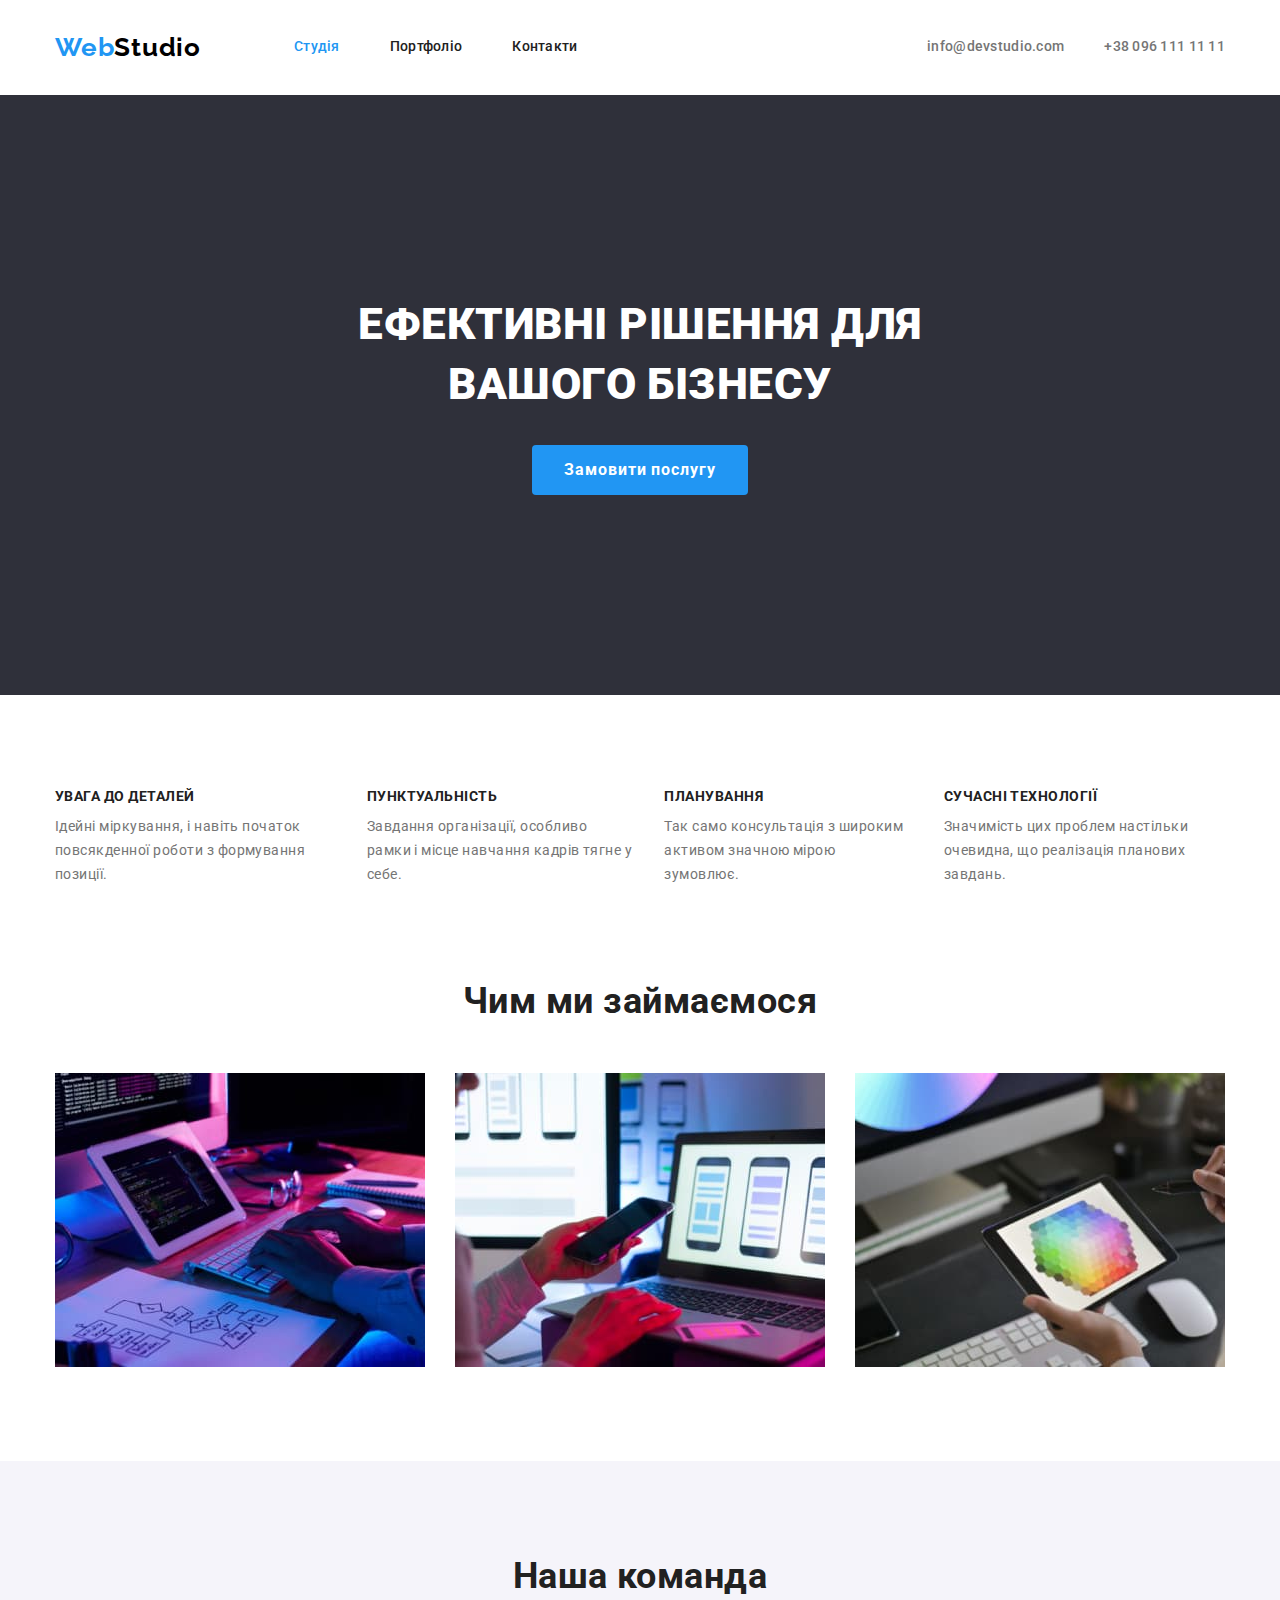
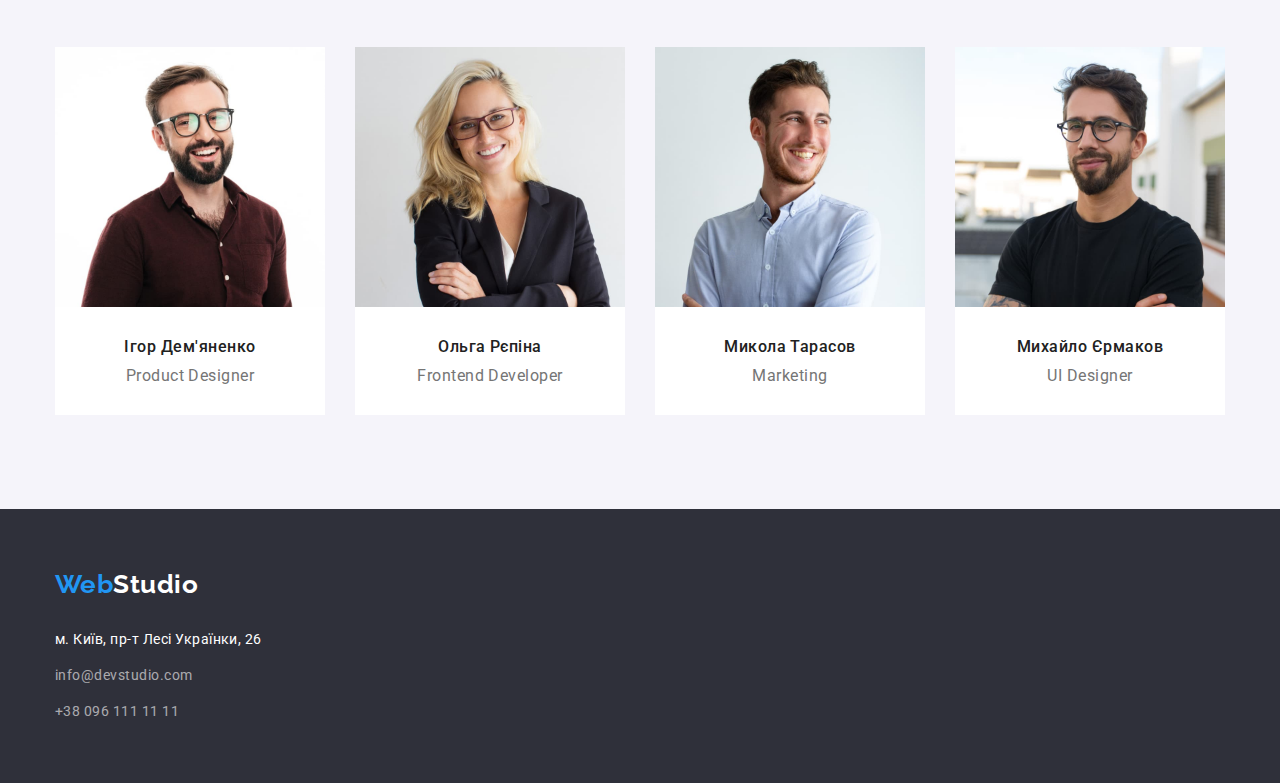
<file: index.html>
<!DOCTYPE html>
<html lang="uk">
  <head>
    <meta charset="UTF-8" />
    <meta http-equiv="X-UA-Compatible" content="IE=edge" />
    <meta name="viewport" content="width=device-width, initial-scale=1.0" />
    <title>Document</title>
    <link
      href="https://fonts.googleapis.com/css2?family=Raleway:wght@700&family=Roboto:wght@400;500;700;900&display=swap"
      rel="stylesheet"
    />
    <link
      rel="stylesheet"
      href="https://cdnjs.cloudflare.com/ajax/libs/modern-normalize/1.1.0/modern-normalize.min.css"
    />
    <link rel="stylesheet" href="./сss/styles.css" />
  </head>
  <body class="page">
    <header>
      <div class="container header">
        <nav class="nav">
          <a href="#" lang="en" class="firspart-logo increase"
            >Web<span class="secondpart-logo">Studio</span></a
          >

          <ul class="site-nav">
            <li class="link-nav">
              <a href="#" class="link current increase">Студія</a>
            </li>
            <li class="link-nav">
              <a href="./portfolio.html" class="link increase">Портфоліо</a>
            </li>
            <li class="link-nav">
              <a href="#" class="link increase">Контакти</a>
            </li>
          </ul>
        </nav>
        <ul class="site-info">
          <li class="item">
            <a href="mailto:info@devstudio.com" class="link increase"
              >info@devstudio.com</a
            >
          </li>
          <li class="item">
            <a href="tel:+380961111111" class="link increase"
              >+38 096 111 11 11</a
            >
          </li>
        </ul>
      </div>
    </header>

    <main>
      <section class="section hero">
        <div class="container">
          <h1 class="hero-title">Ефективні рішення для <br />вашого бізнесу</h1>
          <button type="button" class="button">Замовити послугу</button>
        </div>
      </section>

      <section class="section info-add">
        <div class="container">
          <h2 class="section-title hidden">Iнформація</h2>
          <ul class="list feature">
            <li class="feature-text">
              <h3 class="sub-title">УВАГА ДО ДЕТАЛЕЙ</h3>
              <p class="sub-info feature">
                Ідейні міркування, і навіть початок повсякденної роботи з
                формування позиції.
              </p>
            </li>
            <li class="feature-text">
              <h3 class="sub-title">ПУНКТУАЛЬНІСТЬ</h3>
              <p class="sub-info feature">
                Завдання організації, особливо рамки і місце навчання кадрів
                тягне у себе.
              </p>
            </li>
            <li class="feature-text">
              <h3 class="sub-title">ПЛАНУВАННЯ</h3>
              <p class="sub-info feature">
                Так само консультація з широким активом значною мірою зумовлює.
              </p>
            </li>
            <li class="feature-text">
              <h3 class="sub-title">СУЧАСНІ ТЕХНОЛОГІЇ</h3>
              <p class="sub-info feature">
                Значимість цих проблем настільки очевидна, що реалізація
                планових завдань.
              </p>
            </li>
          </ul>
        </div>
      </section>
      <section class="section">
        <div class="container">
          <h2 class="section-title">Чим ми займаємося</h2>
          <ul class="list wwd">
            <li class="item">
              <a href="#" target="_blank" class="link-image">
                <img src="./images/img.jpg" alt="Десктопні додатки" width="370"
              /></a>
            </li>
            <li class="item">
              <a href="#" target="_blank">
                <img src="./images/img2.jpg" alt="Мобільні додатки" width="370"
              /></a>
            </li>
            <li class="item">
              <a href="#" target="_blank">
                <img
                  src="./images/img3.jpg"
                  alt="Дизайнерські рішення"
                  width="370"
              /></a>
            </li>
          </ul>
        </div>
      </section>
      <section class="section team">
        <div class="container">
          <h2 class="section-team-title">Наша команда</h2>
          <ul class="list-team">
            <li class="card">
              <img src="./images/img4.jpg" alt="Ігор Дем'яненко" width="270" />
              <h3 class="sub-title">Ігор Дем'яненко</h3>
              <p class="sub-text">Product Designer</p>
            </li>
            <li class="card">
              <img src="./images/img5.jpg" alt="Ольга Рєпіна" width="270" />
              <h3 class="sub-title">Ольга Рєпіна</h3>
              <p class="sub-text">Frontend Developer</p>
            </li>
            <li class="card">
              <img src="./images/img6.jpg" alt="Микола Тарасов" width="270" />
              <h3 class="sub-title">Микола Тарасов</h3>
              <p class="sub-text">Marketing</p>
            </li>
            <li class="card">
              <img src="./images/img7.jpg" alt="Михайло Єрмаков" width="270" />
              <h3 class="sub-title">Михайло Єрмаков</h3>
              <p class="sub-text">UI Designer</p>
            </li>
          </ul>
        </div>
      </section>
    </main>

    <footer class="footer">
      <div class="container">
        <a href="#" lang="en" class="footer-firspart-logo">
          Web<span class="footer-secondpart-logo">Studio</span>
        </a>
        <address class="address">
          <ul class="list">
            <li>
              <p class="list-address">м. Київ, пр-т Лесі Українки, 26</p>
            </li>
            <li>
              <a href="mailto:info@devstudio.com" class="list-email"
                >info@devstudio.com</a
              >
            </li>
            <li>
              <a href="tel:+30961111111" class="list-tel">+38 096 111 11 11</a>
            </li>
          </ul>
        </address>
      </div>
    </footer>
  </body>
</html>
</file>
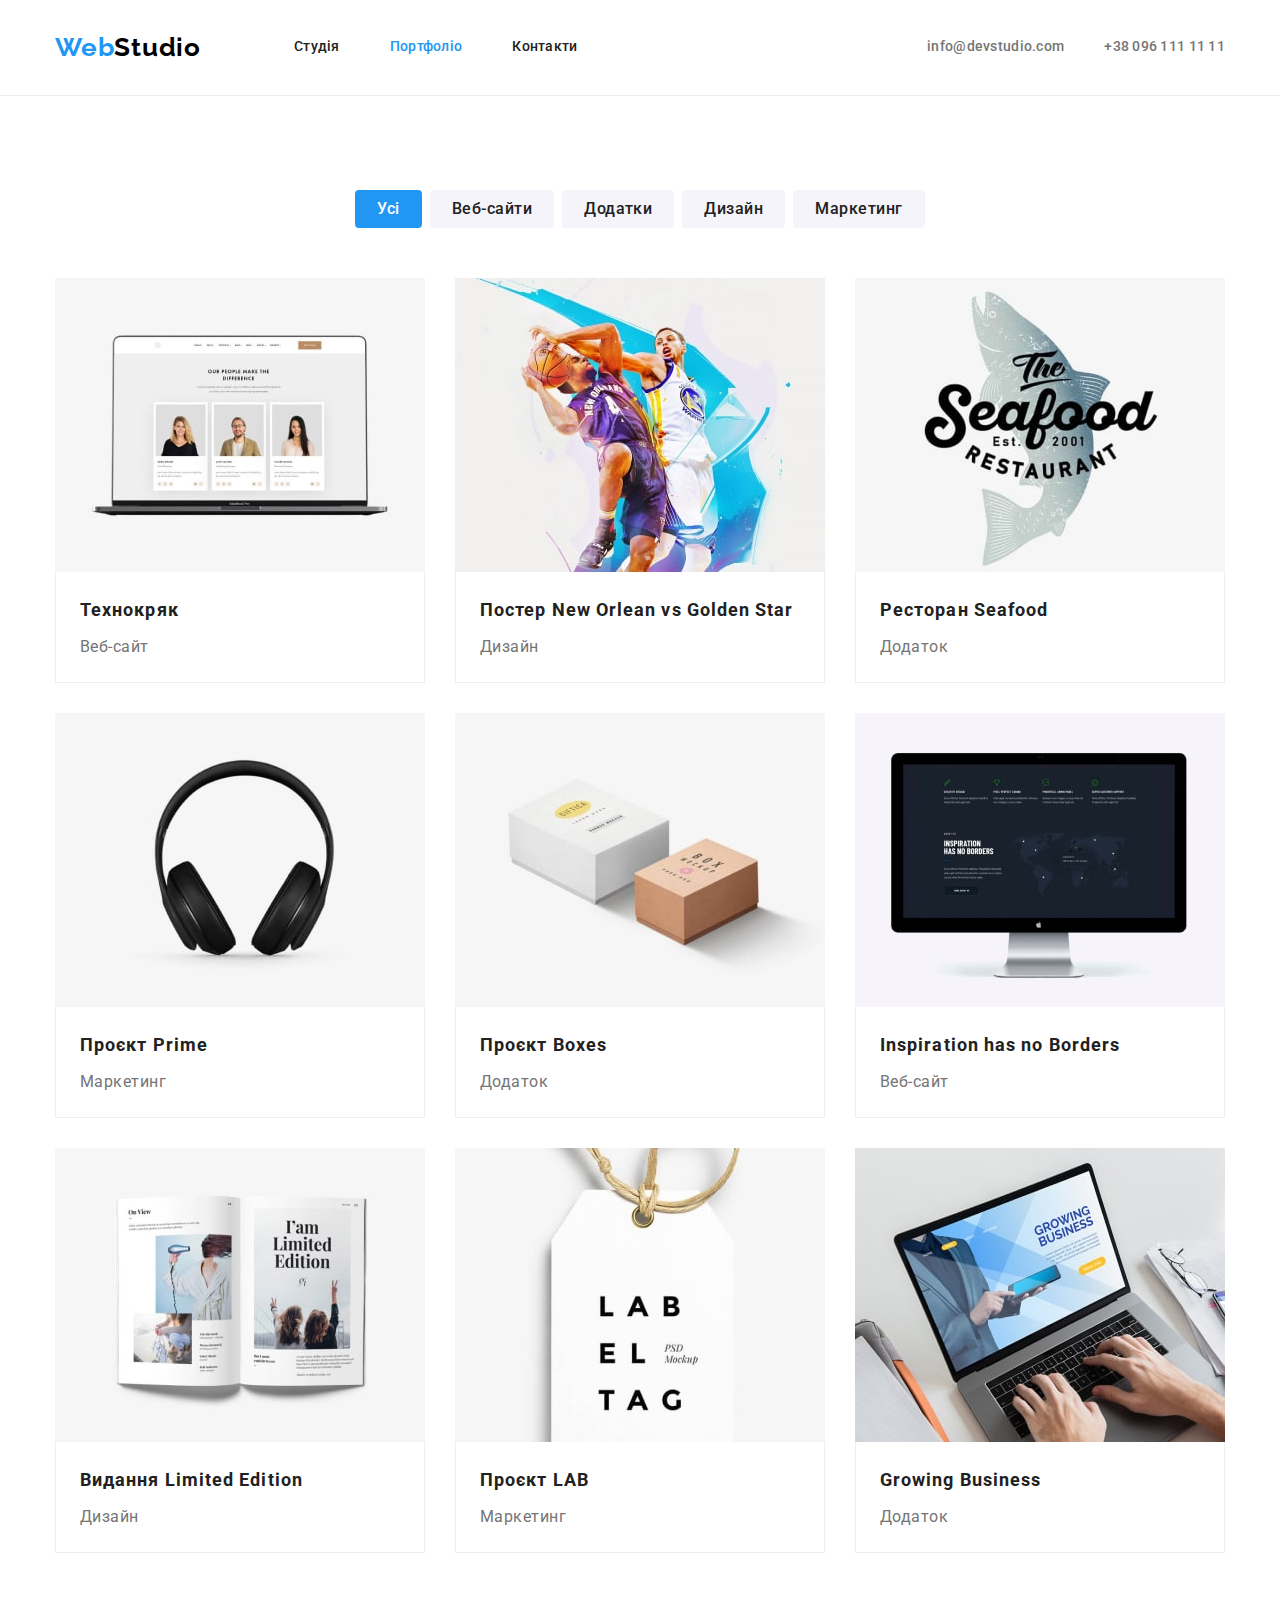
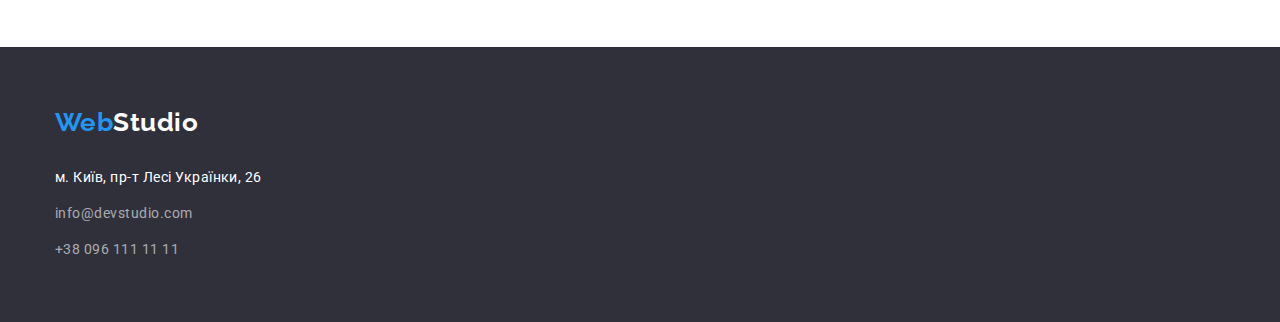
<file: portfolio.html>
<!DOCTYPE html>
<html lang="uk">
  <head>
    <meta charset="UTF-8" />
    <meta http-equiv="X-UA-Compatible" content="IE=edge" />
    <meta name="viewport" content="width=device-width, initial-scale=1.0" />
    <title>Document</title>
    <link
      href="https://fonts.googleapis.com/css2?family=Raleway:wght@700&family=Roboto:wght@400;500;700;900&display=swap"
      rel="stylesheet"
    />
    <link
      rel="stylesheet"
      href="https://cdnjs.cloudflare.com/ajax/libs/modern-normalize/1.1.0/modern-normalize.min.css"
    />
    <link rel="stylesheet" href="./сss/styles.css" />
  </head>
  <body class="page">
    <header class="bcheader">
      <div class="container header">
        <nav class="nav">
          <a href="#" lang="en" class="firspart-logo increase"
            >Web<span class="secondpart-logo">Studio</span></a
          >

          <ul class="site-nav">
            <li class="link-nav">
              <a href="./index.html" class="link increase">Студія</a>
            </li>
            <li class="link-nav">
              <a href="#" class="link current increase">Портфоліо</a>
            </li>
            <li class="link-nav">
              <a href="#" class="link increase">Контакти</a>
            </li>
          </ul>
        </nav>
        <ul class="site-info">
          <li class="item">
            <a href="mailto:info@devstudio.com" class="link increase"
              >info@devstudio.com</a
            >
          </li>
          <li class="item">
            <a href="tel:+380961111111" class="link increase"
              >+38 096 111 11 11</a
            >
          </li>
        </ul>
      </div>
    </header>

    <main class="portfolio">
      <section class="section hero-portfolio">
        <div class="container">
          <h1 class="hidden">Фільтр</h1>
          <ul class="list buttons">
            <li class="itembtn">
              <button type="button" class="button-portfolio">Усі</button>
            </li>
            <li class="itembtn">
              <button type="button" class="button-portfolioadd">
                Веб-сайти
              </button>
            </li>
            <li class="itembtn">
              <button type="button" class="button-portfolioadd">Додатки</button>
            </li>
            <li class="itembtn">
              <button type="button" class="button-portfolioadd">Дизайн</button>
            </li>
            <li class="itembtn">
              <button type="button" class="button-portfolioadd">
                Маркетинг
              </button>
            </li>
          </ul>

          <ul class="list imgs">
            <li class="item">
              <img
                class="photo-item"
                src="./images/img2.1-min.jpg"
                alt="Технокряк"
                width="370"
              />
              <div class="border-box">
                <h2 class="title imgs">Технокряк</h2>
                <p class="text imgs">Веб-сайт</p>
              </div>
            </li>

            <li class="item">
              <img
                class="photo-item"
                src="./images/img2.2-min.jpg"
                alt="Постер New Orlean vs Golden Star"
                width="370"
              />
              <div class="border-box">
                <h2 class="title imgs">Постер New Orlean vs Golden Star</h2>
                <p class="text imgs">Дизайн</p>
              </div>
            </li>

            <li class="item">
              <img
                class="photo-item"
                src="./images/img2.3-min.jpg"
                alt="Технокряк"
                width="370"
              />
              <div class="border-box">
                <h2 class="title imgs">Ресторан Seafood</h2>
                <p class="text imgs">Додаток</p>
              </div>
            </li>
            <li class="item">
              <img
                class="photo-item"
                src="./images/img2.4-min.jpg"
                alt="Проєкт Prime"
                width="370"
              />
              <div class="border-box">
                <h2 class="title imgs">Проєкт Prime</h2>
                <p class="text imgs">Маркетинг</p>
              </div>
            </li>
            <li class="item">
              <img
                class="photo-item"
                src="./images/img2.5-min.jpg"
                alt="Проєкт Boxes"
                width="370"
              />
              <div class="border-box">
                <h2 class="title imgs">Проєкт Boxes</h2>
                <p class="text imgs">Додаток</p>
              </div>
            </li>
            <li class="item">
              <img
                class="photo-item"
                src="./images/img2.6-min.jpg"
                alt="Inspiration has no Borders"
                width="370"
              />
              <div class="border-box">
                <h2 class="title imgs">Inspiration has no Borders</h2>
                <p class="text imgs">Веб-сайт</p>
              </div>
            </li>
            <li class="item">
              <img
                class="photo-item"
                src="./images/img2.7-min.jpg"
                alt="Видання Limited Edition"
                width="370"
              />
              <div class="border-box">
                <h2 class="title imgs">Видання Limited Edition</h2>
                <p class="text imgs">Дизайн</p>
              </div>
            </li>
            <li class="item">
              <img
                class="photo-item"
                src="./images/img2.8-min.jpg"
                alt="Проєкт LAB"
                width="370"
              />
              <div class="border-box">
                <h2 class="title imgs">Проєкт LAB</h2>
                <p class="text imgs">Маркетинг</p>
              </div>
            </li>
            <li class="item">
              <img
                class="photo-item"
                src="./images/img2.9-min.jpg"
                alt="Growing Business"
                width="370"
              />
              <div class="border-box">
                <h2 class="title imgs">Growing Business</h2>
                <p class="text imgs">Додаток</p>
              </div>
            </li>
          </ul>
        </div>
      </section>
    </main>
    <footer class="footer">
      <div class="container">
        <a href="#" lang="en" class="footer-firspart-logo">
          Web<span class="footer-secondpart-logo">Studio</span>
        </a>
        <address class="address">
          <ul class="list">
            <li>
              <p class="list-address">м. Київ, пр-т Лесі Українки, 26</p>
            </li>
            <li>
              <a href="mailto:info@devstudio.com" class="list-email"
                >info@devstudio.com</a
              >
            </li>
            <li>
              <a href="tel:+30961111111" class="list-tel">+38 096 111 11 11</a>
            </li>
          </ul>
        </address>
      </div>
    </footer>
  </body>
</html>
</file>
<file: сss/styles.css>
:root{
   --primary-text-color:#757575;
   --tittle-text-color:#212121;
   --firspart-logo-header:#2196F3;
   --firspart-logo-footer:#2196F3;
   --secondpart-logo-header:#000000;
   --secondpart-logo-footer:#FFFFFF;;
   --add-color:#2196F3;
   --button-bgcolor:#2196F3;
   --button-active-bgcolor:#188CE8;;
   --button-add-bgcolor:#F5F4FA;
   --color-button:#FFFFFF;
   --button-add-color: #212121;
   --hero-title-color:#FFFFFF;
   --main-bgcolor:#FFFFFF;
   --header-bgcolor:#FFFFFF;
   --hero-section-bgcolor:#2F303A;
   --info-section-bgcolor: #F5F5F5;
   --explain-section-bgcolor: #F5F5F5;
   --last-section-bgcolor: #F5F4FA;
   --footer-bgcolor:#2F303A;
   --footer-list-address: #FFFFFF;
   --footer-list-info:rgba(255, 255, 255, 0.6);
   
 }

 html{
   box-sizing: border-box;
 }

 *, *::before, 
 *::after{
   box-sizing: inherit;
 }

 p, 
 h1, 
 h2,
 h3,
 h4,
 h5, 
 h6{
   margin-top: 0;
   margin-bottom: 0;
 }

 ul,
 ol
 {margin: 0;
 padding: 0;
padding-inline-start: 0;
}

img{display: block;}
 /*1230*/

 .container{
   width: 1200px;
   padding-left: 15px;
   padding-right: 15px;
   margin-left: auto;
   margin-right: auto;
 }

 .section{
   padding-bottom: 94px;
   padding-top: 94px;
 }

 .section.info-add{
   padding-bottom: 0;
 }


 .bcheader{
border-bottom: 1px solid #ECECEC;
}
 
 .container.header {
    display: flex;
    align-items: center;
 }

 .container .firspart-logo{
   padding-top:24px;
   padding-bottom: 25px;
 }

 .container .nav{
   display: flex;
   align-items: center;
   
 }

 .container .site-nav .link:last-child {
    margin-right: 0;
 }

 .container .site-nav{
   display: flex;
   align-items: center;
   margin-left: 93px;
   padding-top: 32px;
   padding-bottom: 32px;
 }

 .container .site-nav .link-nav{
   display: block;
   margin-right: 50px;
 }

 .container .site-nav .link-nav:last-child {
    margin-right: 0;
 }

 .container.header .increase{
   padding-top: 32px;
   padding-bottom: 32px;
 }

.container .site-info{
   display: flex;
   align-items: center;
   margin-left: auto;
}


.site-info .item + .item{
margin-left: 40px;
}

 .container .site-info {
    padding-top: 32px;
    padding-bottom: 32px;
 }

 .list{
    list-style: none;
 }
 .page{
    background-color:var(--main-bgcolor);
    font-family: Roboto, sans-serif;
    color: var(--primary-text-color);
   margin: 0;
 }

 .hidden{
   display: none;
 }

 .page .firspart-logo{
   color:var(--add-color);
   font-family: Raleway, cursive;
   letter-spacing: 0.03em;
   text-decoration: none;
   font-weight: 700;
   font-size: 26px;
   line-height: 1.19;} 

 .page .secondpart-logo{
   color:var(--secondpart-logo-header);
   font-family: Raleway, cursive;
   letter-spacing: 0.03em;}

 .site-nav, .site-info{
   list-style: none;
   letter-spacing: 0.02em;
   font-weight: 500;
   font-size: 14px;
   line-height: 1.14;
   
}

 .site-nav .link{
   color:var(--tittle-text-color); 
   letter-spacing: 0.02em;
   text-decoration: none;
 }
 
 .site-nav .link:hover,
 .site-nav .link:focus {
    color:var(--add-color);
 }
 
 .site-info .link{
    color:var(--primary-text-color);
   text-decoration: none;
} 

.site-info .link:hover,
.site-info .link:focus {
    color: var(--add-color);
}
.site-nav .link.current {
   color: var(--add-color);
}
/* HERO */
.hero{
   background: var(--hero-section-bgcolor);
letter-spacing: 0.06em;
text-align: center;
margin-top: 0;
padding-bottom: 200px;
padding-top: 200px;
}

.hero-title{
color: var(--hero-title-color);
font-weight: 900;
font-size: 44px;
line-height: 1.36;
text-align: center;
text-transform: uppercase;
/* padding-top: 200px; */
margin-bottom: 30px;
}

/* Section */
.section{
   letter-spacing: 0.03em;
}
.section-title,
.sub-title{
   color:var(--tittle-text-color);
   font-size: 14px;
   line-height: 1.14;
   text-transform: uppercase;
}

.sub-info{

   font-size: 14px;
   line-height: 1.71;
}

.container .list.feature{
      display: flex; 
          padding-inline-start: 0   
}

.section .feature-text{
    flex-basis: calc((100%-90px)/4);
   }

.section .feature-text:not(:last-child){
   margin-right: 30px;
}

.section .list .feature{
      margin-top: 10px;   
}

.section .section-title {
   font-size: 36px;
   line-height: 1.17;
   text-align: center;
   text-transform: none;
   padding-bottom: 50px;
}


.link-image{
   display: block;
}


.list.wwd{
   display: flex;
   align-items: center;
}

.list.wwd .item:not(:last-child){
margin-right: 30px;
}

.section.team{
   background-color: var(--last-section-bgcolor);
   letter-spacing: 0.03em;
}


.section .section-team-title{
   font-size: 36px;
   line-height: 1.17;
   text-align: center;
   color: var(--tittle-text-color) ;
}
      
.section .list-team .sub-title{
      font-weight: 500;
      font-size: 16px;
      line-height: 1.19;
      text-transform: none;
      margin-top: 30px;
      text-align: center;
   }

 .section .list-team{
   list-style: none;
   padding-top: 50px;
   display: flex;

}
 
.section .list-team .sub-text {
   font-size: 16px;
   line-height: 1.19;
   margin-top: 10px;
   padding-bottom: 30px;
   text-align: center;
}

.section .list-team .card{
   background-color: var(--main-bgcolor);

}

.section .list-team .card:not(:last-child){
   margin-right: 30px;
}

.button:hover,
.button:focus {
   background-color: var(--button-active-bgcolor);
}

.button{
   display: inline-block;
     background-color: var(--button-bgcolor);
     color: var(--color-button);
     letter-spacing: 0.06em;
     font-family: Roboto, sans-serif;
     font-weight: 700;
     font-size: 16px;
     line-height: 1.88;
   cursor:pointer;
   border-radius: 4px;
   padding: 10px 32px;
   text-align: center;
   border: none;
   
}


.footer{
background-color:var(--footer-bgcolor);
letter-spacing: 0.03em;
padding-top: 60px;
padding-bottom: 60px;
}

.footer .footer-firspart-logo{
   display: inline-block;
   color: var(--firspart-logo-footer);
   font-family: Raleway, cursive;
   font-weight: 700;
   font-size: 26px;
   line-height: 1.19;
   padding-bottom: 0;
   margin-bottom: 28px;
   text-decoration: none;
}
.footer .footer-secondpart-logo{
   color: var(--secondpart-logo-footer);
   font-family: Raleway, cursive;
}

.footer .list-email,.footer .list-tel {
   color: var(--footer-list-info);
   text-decoration: none;
}
.footer .list-address {
   display: inline-block;
   color:var(--footer-list-address);
   margin-bottom: 12px;}

.footer .list-email{
   display: inline-block;
   margin-bottom: 12px;
}
     
   .address .list-email:hover,
   .address .list-email:focus,
   .address .list-tel:hover,
   .address .list-tel:focus {
      color:var(--add-color);
}
.footer .address {
   font-size: 14px;
   line-height: 1.71;
   font-style: normal;
   font-style: normal;
}


/*portfolio */


.button-portfolio {
   background-color: var(--button-bgcolor);
   color: var(--color-button);
   letter-spacing: 0.03em;
   font-family: Roboto, sans-serif;
   font-weight: 500;
   font-size: 16px;
   line-height: 1.63;
   cursor: pointer;
   border-radius: 4px;
   padding: 6px 22px;
   border: transparent;
}

.button-portfolioadd{
   background-color: var(--button-add-bgcolor);
   color:var(--button-add-color);
   letter-spacing: 0.03em;
   font-weight: 500;
   font-size: 16px;
   line-height: 1.63;
   cursor: pointer;
   border-radius: 4px;
   padding: 6px 22px;
   border: transparent;
}

.button-portfolioadd:hover ,.button-portfolioadd:focus{
   color:var(--color-button);
   background-color: var(--button-bgcolor);  
}

.portfolio .title{
   color:var(--tittle-text-color);
   letter-spacing: 0.06em;
   font-size: 18px;
   line-height: 2;
}

.portfolio .text{
   letter-spacing: 0.03em;
   font-size: 16px;
   line-height: 1.88;
}
  
.container .buttons{
   margin-bottom: 50px;
}

.container .list.imgs{
   display: flex;
   flex-wrap: wrap;
   padding-inline-start: 0;
}
 
/*.border-box{
   
}*/

.section.hero-portfolio .list.buttons{
   display: flex;
   justify-content: center;
}

.section.hero-portfolio .list.buttons .itembtn:not(:last-child){
   margin-right: 8px;
}

.list.imgs>.item{
flex-basis: calc((100% - 60px)/3);
margin-bottom: 30px;
margin-right: 30px;
}

.border-box {
   padding-left: 24px;
   padding-bottom: 20px;
   padding-top: 20px;
   border-bottom: 1px solid #EEEEEE;
   border-right: 1px solid #EEEEEE;
   border-left: 1px solid #EEEEEE;
}

.list.imgs>.item:nth-child(3n){
    margin-right: 0;
}

.list.imgs>.item:nth-last-child(-n+3){
   margin-bottom: 0;
}

.section.hero-portfolio .title.imgs{
   margin-bottom: 4px;
}

.photo-item{
   display: block;
}
</file>
